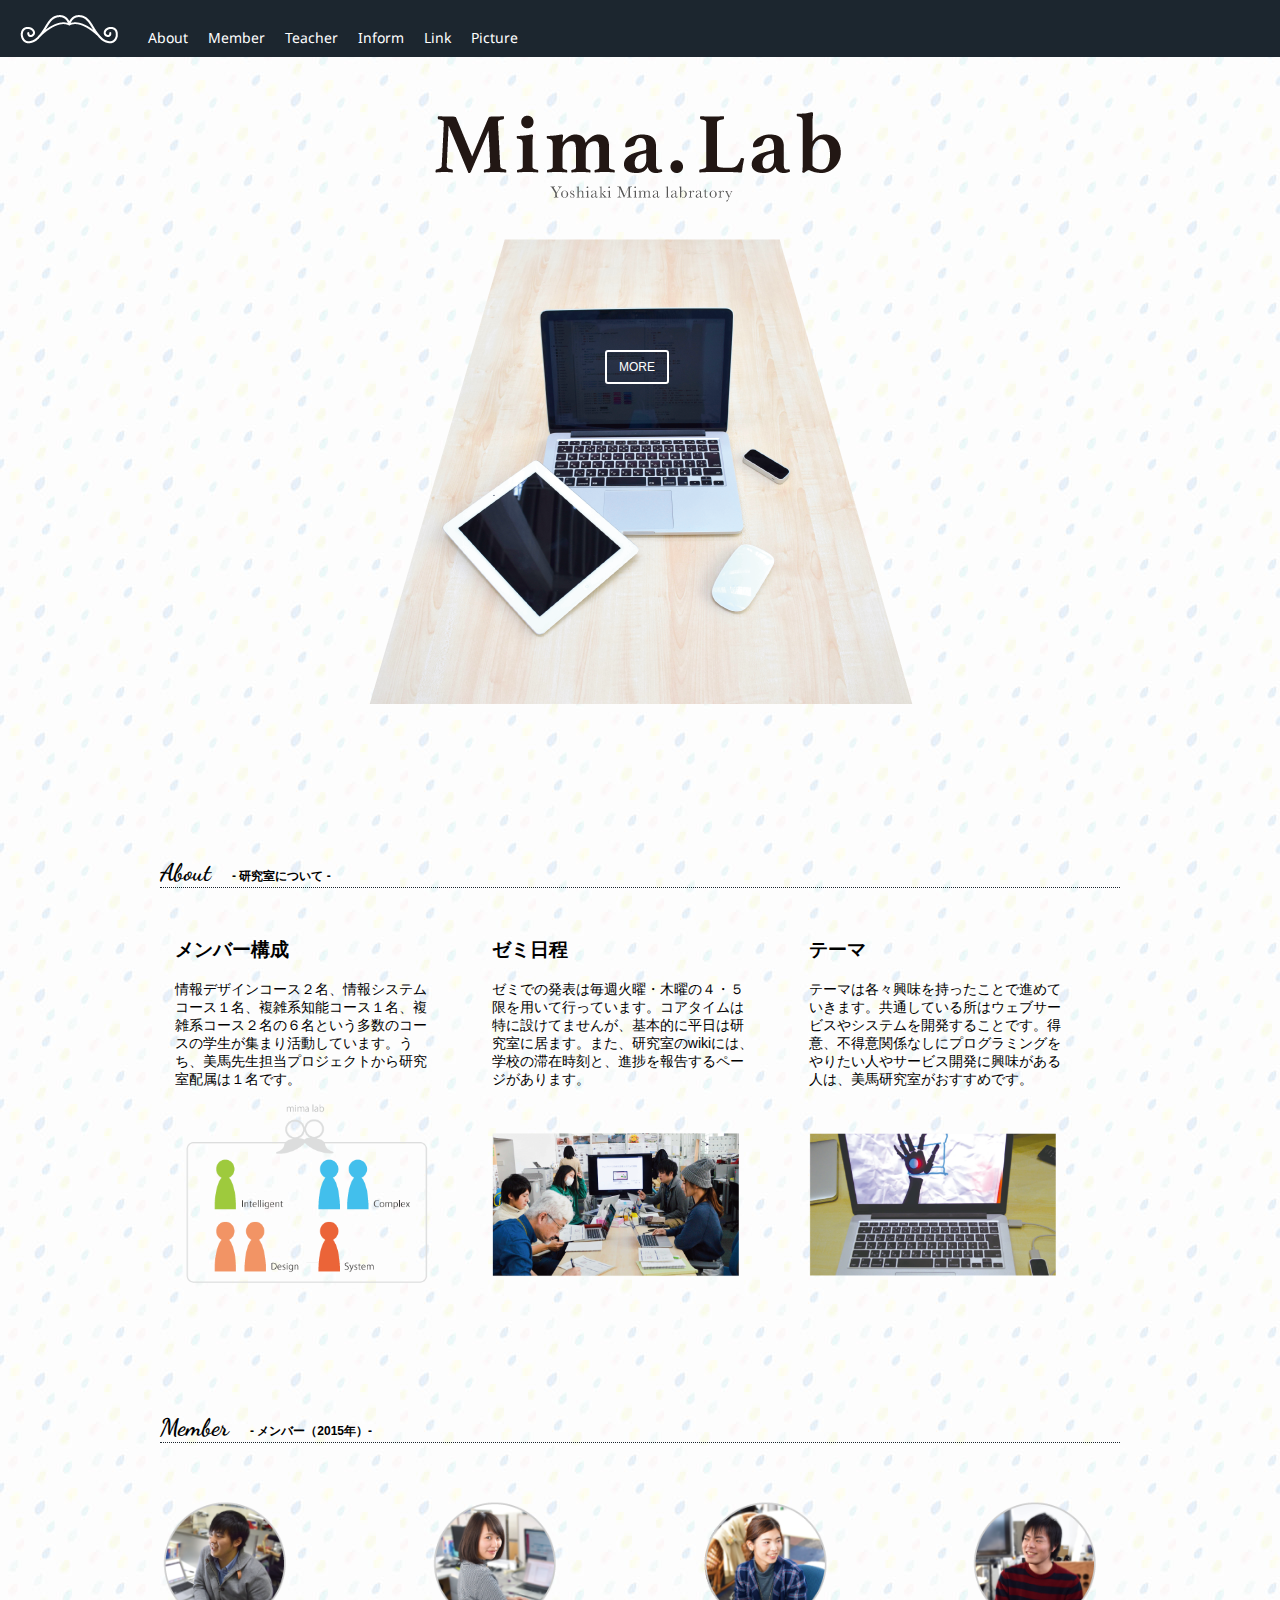
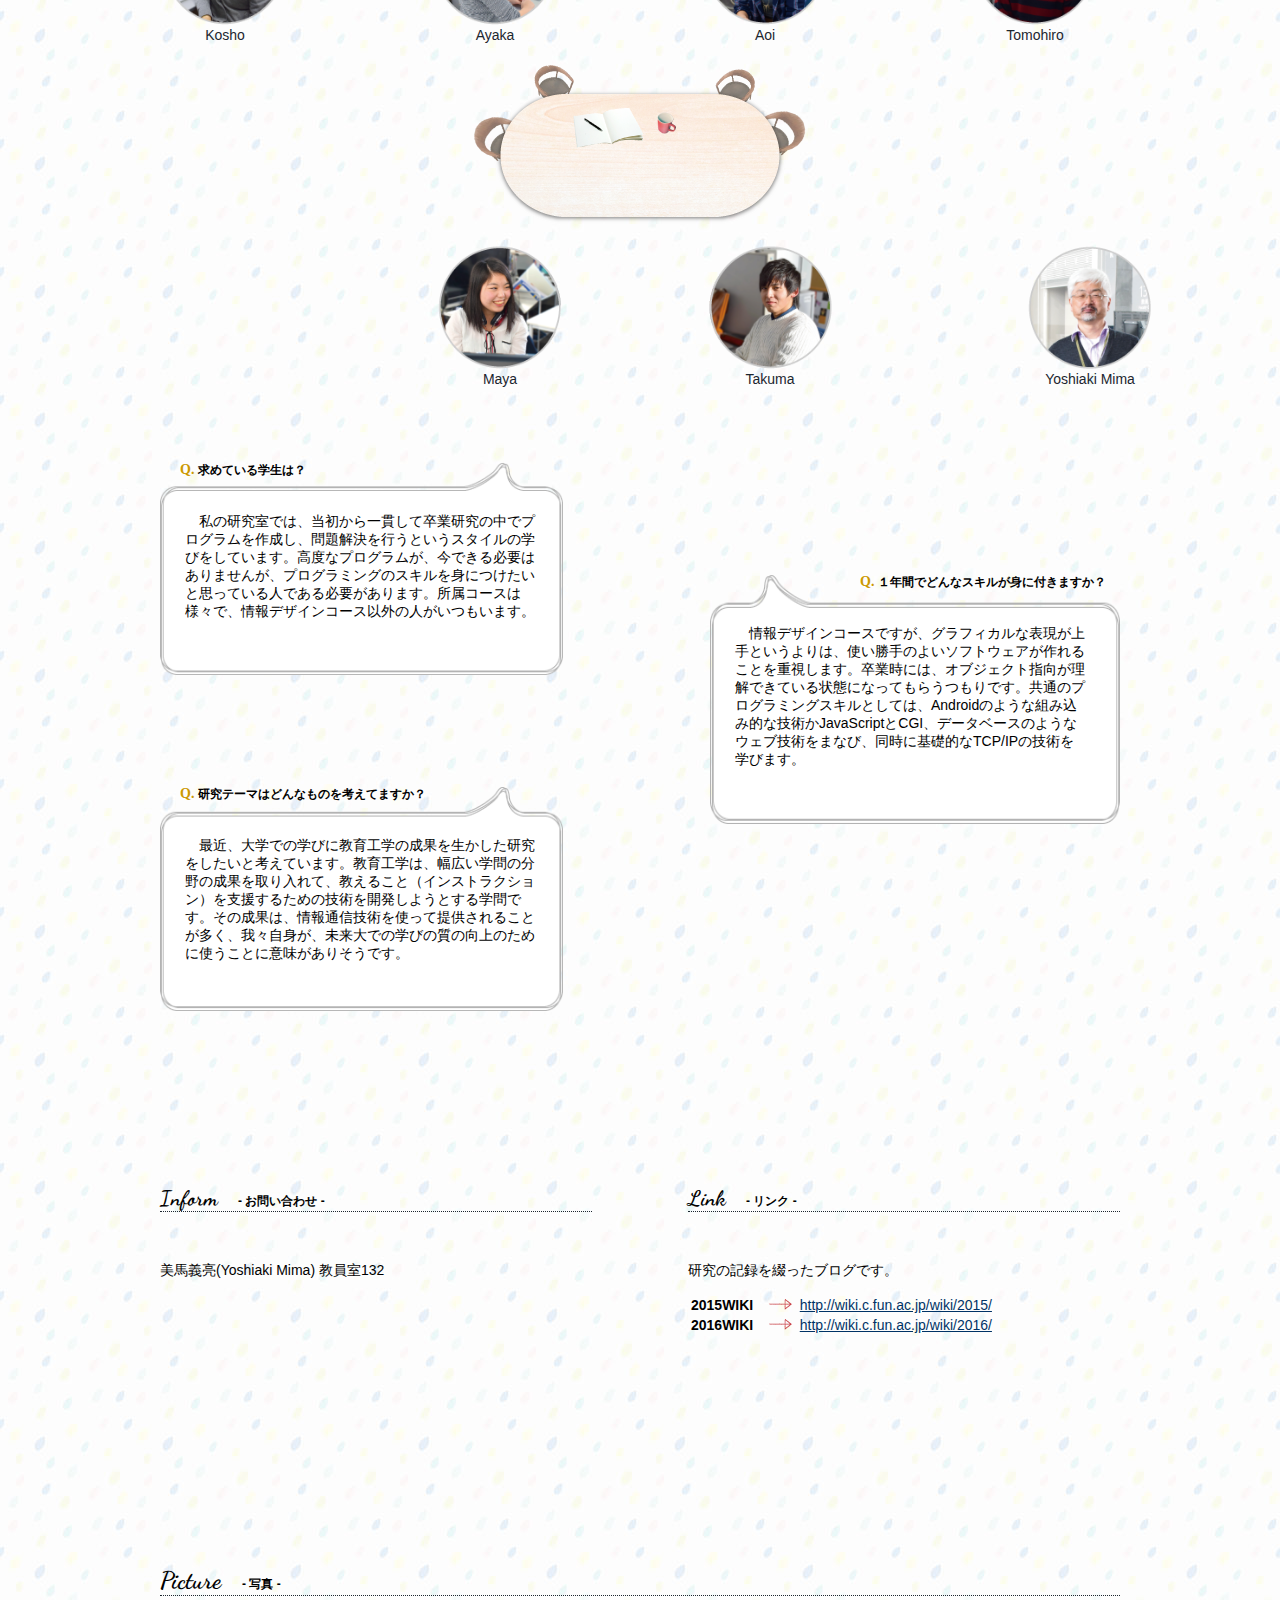
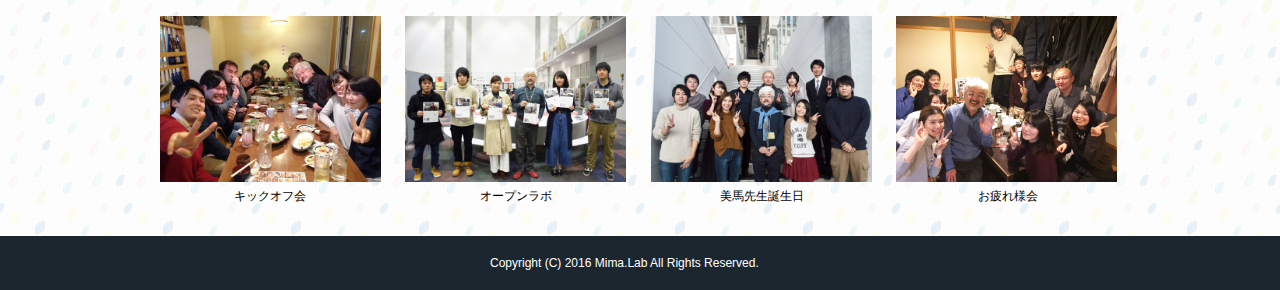
<file: index.html>
<!DOCTYPE html>
<html lang="ja" dir="ltr">
<head>
<meta charset="UTF-8">
<title>Mima.Lab</title>

<script type="text/javascript" src="http://ajax.googleapis.com/ajax/libs/jquery/1.8.1/jquery.min.js"></script>
<link rel="stylesheet" type="text/css" href="index.css" />
<link href='http://fonts.googleapis.com/css?family=Dancing+Script' rel='stylesheet' type='text/css'>
<link href='http://fonts.googleapis.com/css?family=Droid+Sans:400,700' rel='stylesheet' type='text/css'>
</head>

<body>
  <div id="wrap">
  <header id ="header">
    <div id="up">
      <a href="#"><img src="img/up.png" alt="" /></a>
    </div>
    <div class="inner">
      <a href="index.html"><img src="img/logo2.png" alt="" /></a>
      <ul>
        <li><a href="#content">About</a></li>
        <li><a href="#content1">Member</a></li>
        <li><a href="#mima">Teacher</a></li>
        <li><a href="#inform">Inform</a></li>
        <li><a href="#inform">Link</a></li>
        <li><a href="#picture">Picture</a></li>
      </ul>
    </div><!--#inner-->
  </header>
  <div id="change">
    <div class="inner">
      <a href="index.html"><img src="img/logo.png" alt="" /></a>
      <ul>
        <li><a href="#content">About</a></li>
        <li><a href="#content1">Member</a></li>
        <li><a href="#mima">Teacher</a></li>
        <li><a href="#inform">Inform</a></li>
        <li><a href="#inform">Link</a></li>
        <li><a href="#picture">Picture</a></li>
      </ul>
    </div><!--#inner-->
  </div><!--#change-->

    <section id="top">
      <div class="inner">
        <img src="img/mimalab.png" alt="" />
        <div id="button"><a href="#content">MORE</a></div>
      </div>
    </section>

    <section id="content">
      <div class="inner_con">
        <h2>About <span>- 研究室について -</span></h2>
        <section class="sec">
          <h3>メンバー構成</h3>
          <p>
            情報デザインコース２名、情報システムコース１名、複雑系知能コース１名、複雑系コース２名の６名という多数のコースの学生が集まり活動しています。うち、美馬先生担当プロジェクトから研究室配属は１名です。
          </p>
          <img src="img/sozai1.png" alt="" width="291" height="227" />
        </section>

        <section class="sec">
          <h3>ゼミ日程</h3>
          <p>
           ゼミでの発表は毎週火曜・木曜の４・５限を用いて行っています。コアタイムは特に設けてませんが、基本的に平日は研究室に居ます。また、研究室のwikiには、学校の滞在時刻と、進捗を報告するページがあります。
          </p>
          <img src="img/sozai2.png" alt="" width="278" height="219" />
        </section>

        <section class="sec">
          <h3>テーマ</h3>
          <p>
          テーマは各々興味を持ったことで進めていきます。共通している所はウェブサービスやシステムを開発することです。得意、不得意関係なしにプログラミングをやりたい人やサービス開発に興味がある人は、美馬研究室がおすすめです。
          </p>
          <img src="img/sozai3.png" alt="" width="278" height="219" />
        </section>
      </div>

    </section>

    <section id="content1">
      <h2>Member <span> - メンバー（2015年）- </span></h2>
      <img src="img/personal.png" alt="" />
      <section class="menber">
        <a href="men1.html"><img src="img/men1.png" alt="" width="130px" height="130px" class="grow"/>Kosho</a>
        <a href="men2.html"><img src="img/men2.png" alt="" width="130px" height="130px" class="grow"/>Ayaka</a>
        <a href="men3.html"><img src="img/men3.png" alt="" width="130px" height="130px"/>Aoi</a>
        <a href="men4.html"><img src="img/men4.png" alt="" width="130px" height="130px"/>Tomohiro</a>
      </section>
      <section id="menber2">
        <a href="men5.html"><img src="img/men5.png" alt="" width="130px" height="130px"/>Maya</a>
        <a href="men6.html"><img src="img/men6.png" alt="" width="130px" height="130px"/>Takuma</a>
      </section>

      <section id="mima">
        <a href="#mima"><img src="img/mima.png" alt="" height="130px" weight = "130px"/>Yoshiaki Mima</a>
      </section>

    </section><!--#contetn1-->

    <section id="content2">
      <section id = "p1">
        <h3><span>Q. </span>求めている学生は？</h3>
        <p>　私の研究室では、当初から一貫して卒業研究の中でプログラムを作成し、問題解決を行うというスタイルの学びをしています。高度なプログラムが、今できる必要はありませんが、プログラミングのスキルを身につけたいと思っている人である必要があります。所属コースは様々で、情報デザインコース以外の人がいつもいます。
        </p>
      </section>

      <section id="p2">
        <h3><span>Q. </span>１年間でどんなスキルが身に付きますか？</h3>
        <p>　情報デザインコースですが、グラフィカルな表現が上手というよりは、使い勝手のよいソフトウェアが作れることを重視します。卒業時には、オブジェクト指向が理解できている状態になってもらうつもりです。共通のプログラミングスキルとしては、Androidのような組み込み的な技術かJavaScriptとCGI、データベースのようなウェブ技術をまなび、同時に基礎的なTCP/IPの技術を学びます。
        </p>
      </section>

      <section id="p3">
        <h3><span>Q. </span>研究テーマはどんなものを考えてますか？</h3>
        <p>　最近、大学での学びに教育工学の成果を生かした研究をしたいと考えています。教育工学は、幅広い学問の分野の成果を取り入れて、教えること（インストラクション）を支援するための技術を開発しようとする学問です。その成果は、情報通信技術を使って提供されることが多く、我々自身が、未来大での学びの質の向上のために使うことに意味がありそうです。
        </p>
      </section>
    </section><!--#content2-->

  <div id="inform">
    <div id="info1">
      <h2>Inform <span>- お問い合わせ -</span></h2>
      <p>
        美馬義亮(Yoshiaki Mima) 教員室132
      </p>
      <!--
      <table>
        <tbody>
          <tr>
            <th>
              MAIL
            </th>
            <td class="yazirushi">
              <img src="img/yazirushi.png" alt="" />
            </td>
            <td>
              <a href="mailto:mima@fun.ac.jp?subject=feedback">mima@fun.ac.jp</a>
            </td>
          </tr>
        </tbody>
      </table>-->
    </div>

    <div id="info2">
      <h2>Link <span>- リンク -</span></h2>
      <p>
        研究の記録を綴ったブログです。
      </p>
      <table>
        <tbody>
          <tr>
            <th>
              2015WIKI
            </th>
            <td class="yazirushi">
              <img src="img/yazirushi.png" alt="" />
            </td>
            <td>
              <a href="http://wiki.c.fun.ac.jp/wiki/2015/" target="_blank">http://wiki.c.fun.ac.jp/wiki/2015/</a>
            </td>
          </tr>

          <tr>
            <th>
              2016WIKI
            </th>
            <td class="yazirushi">
              <img src="img/yazirushi.png" alt="" />
            </td>
            <td>
              <a href="http://wiki.c.fun.ac.jp/wiki/2016/" target="_blank">http://wiki.c.fun.ac.jp/wiki/2016/</a>
            </td>
          </tr>
        </tbody>
      </table>
    </div>
  </div><!--#inform-->

  <div id="picture">
    <h2>Picture <span>- 写真 -</span></h2>
    <div id="pic">
      <a href="img/pict1.jpg" rel="lightbox"><img src="img/pict1.jpg" alt="" width="221" /></a>
      <a href="img/pict2.jpg" rel="lightbox"><img src="img/pict2.jpg" alt="" width="221" /></a>
      <a href="img/pict3.jpg" rel="lightbox"><img src="img/pict3.jpg" alt="" width="221" /></a>
      <a href="img/pict4.jpg" rel="lightbox"><img src="img/pict4.jpg" alt="" width="221" /></a>
      <div id="sub_text">
        <p>キックオフ会</p>
        <p>オープンラボ</p>
        <p>美馬先生誕生日</p>
        <p>お疲れ様会</p>
      </div>
    </div>
  </div>

  <footer>
    <p>
      Copyright (C) 2016 Mima.Lab All Rights Reserved.
    </p>
  </footer>
</div><!--#wrap-->
<script src="script.js"></script>
</body>
</html>
</file>
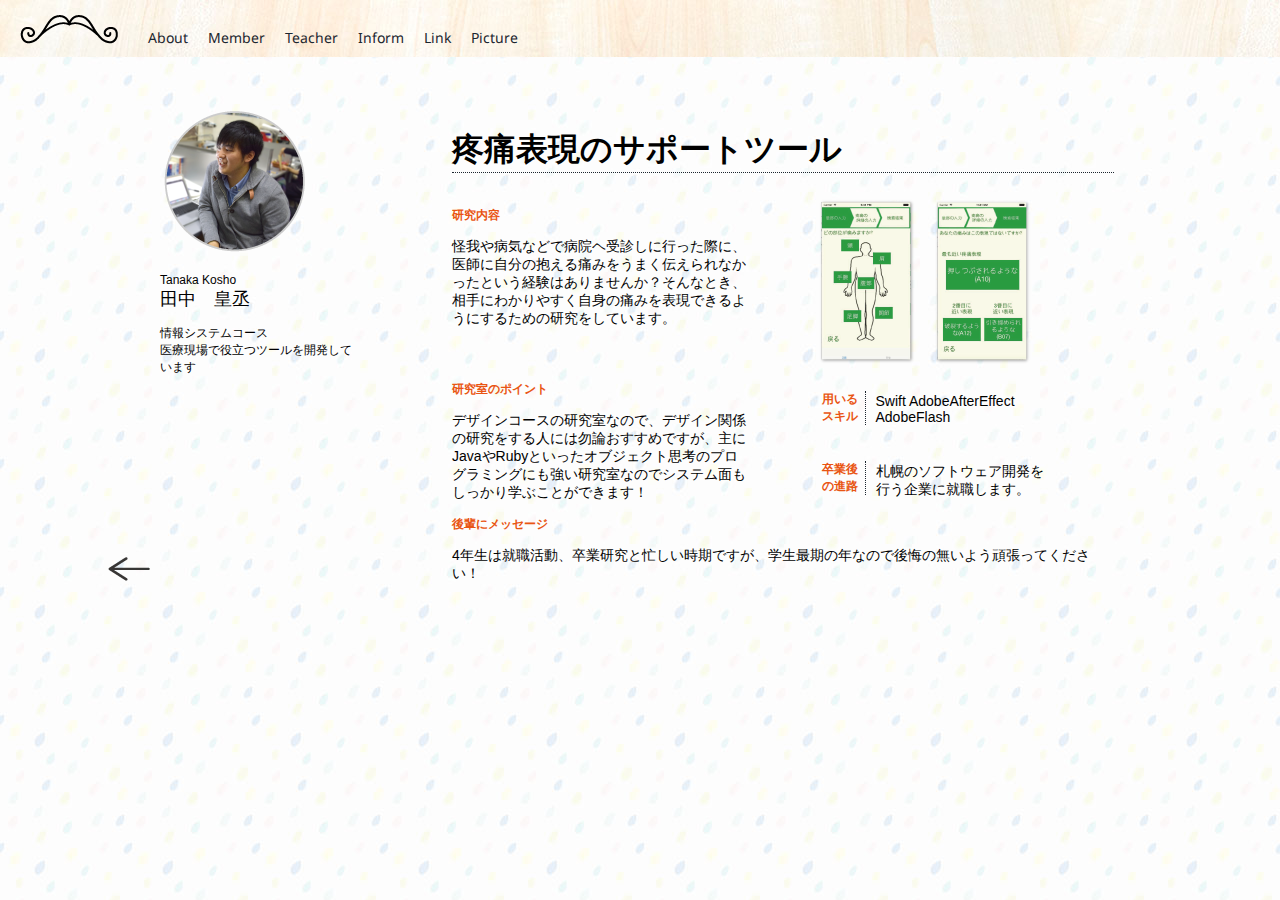
<file: men1.html>
<!DOCTYPE html>
<html lang="ja" dir="ltr">
<head>
<meta charset="UTF-8">
<title>Mima.Lab</title>

<script src="//ajax.googleapis.com/ajax/libs/jquery/1.8.3/jquery.min.js?ver=1.8.3"></script>

<link rel="stylesheet" type="text/css" href="index.css" />
<link rel="stylesheet" type="text/css" href="member.css" />
<link href='http://fonts.googleapis.com/css?family=Dancing+Script' rel='stylesheet' type='text/css'>
<link href='http://fonts.googleapis.com/css?family=Droid+Sans:400,700' rel='stylesheet' type='text/css'>
<script src="//ajax.googleapis.com/ajax/libs/jquery/1.8.3/jquery.min.js?ver=1.8.3"></script>
</head>

<body>
<div id="wrap">
  <header id = "header">
    <div class="inner">
      <a href="index.html"><img src="img/logo.png" alt="" /></a>
      <ul>
        <li><a href="index.html#content">About</a></li>
        <li><a href="index.html#content1">Member</a></li>
        <li><a href="index.html#mima">Teacher</a></li>
        <li><a href="index.html#inform">Inform</a></li>
        <li><a href="index.html#inform">Link</a></li>
        <li><a href="index.html#picture">Picture</a></li>
      </ul>
    </div><!--#inner-->
  </header>

  <div id="main">
    <section id="title">
      <img src="img/men1.png" alt="" />
      <p class="text">
        Tanaka Kosho<br>
        <span>田中　皇丞</span><br><br>
        情報システムコース<br>
        医療現場で役立つツールを開発しています<br>
      </p>
    </section>

    <section id="men_con1">
      <h1>疼痛表現のサポートツール</h1>
      <section class="text1">
        <h3>研究内容</h3>
        <p>
          怪我や病気などで病院ヘ受診しに行った際に、医師に自分の抱える痛みをうまく伝えられなかったという経験はありませんか？そんなとき、相手にわかりやすく自身の痛みを表現できるようにするための研究をしています。
        </p>
      </section>

      <div class="img">
        <img src="img/men_pic1.png" alt="" />
      </div>

      <section class="text1">
        <h3>研究室のポイント</h3>
        <p>
          デザインコースの研究室なので、デザイン関係の研究をする人には勿論おすすめですが、主にJavaやRubyといったオブジェクト思考のプログラミングにも強い研究室なのでシステム面もしっかり学ぶことができます！
        </p>
      </section>

      <section class="text2">
        <h3>用いるスキル</h3>
        <p>
          Swift AdobeAfterEffect AdobeFlash
        </p>
      </section>

      <section class="text2">
        <h3>卒業後の進路</h3>
        <p>
          札幌のソフトウェア開発を行う企業に就職します。
        </p>
      </section>

      <section class="text3">
        <h3>後輩にメッセージ</h3>
        <p>
          4年生は就職活動、卒業研究と忙しい時期ですが、学生最期の年なので後悔の無いよう頑張ってください！
        </p>
      </section>

    </section><!--#men_con-->

  </div><!--#main-->
  <div id="return">
    <a href="index.html#content1"><img src="img/return.png" alt="" onmouseover="this.src='img/return2.png'" onmouseout="this.src='img/return.png'"/></a>
  </div>
</div><!--#wrap-->
</body>
</html>
</file>
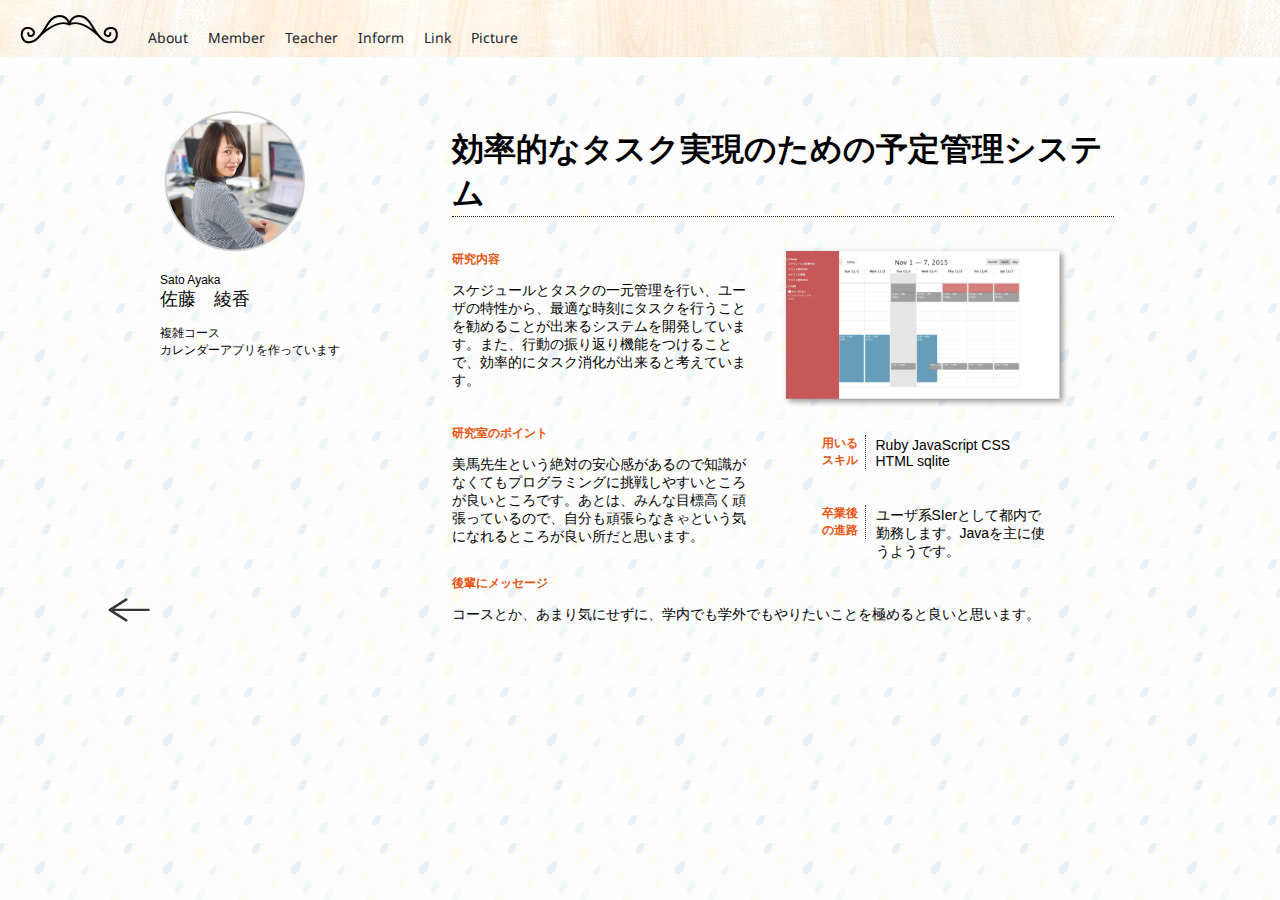
<file: men2.html>
<!DOCTYPE html>
<html lang="ja" dir="ltr">
<head>
<meta charset="UTF-8">
<title>Mima.Lab</title>

<script src="//ajax.googleapis.com/ajax/libs/jquery/1.8.3/jquery.min.js?ver=1.8.3"></script>

<link rel="stylesheet" type="text/css" href="index.css" />
<link rel="stylesheet" type="text/css" href="member.css" />
<link href='http://fonts.googleapis.com/css?family=Dancing+Script' rel='stylesheet' type='text/css'>
<link href='http://fonts.googleapis.com/css?family=Droid+Sans:400,700' rel='stylesheet' type='text/css'>
<script src="//ajax.googleapis.com/ajax/libs/jquery/1.8.3/jquery.min.js?ver=1.8.3"></script>

</head>

<body>
<div id="wrap">
  <header id = "header">
    <div class="inner">
      <a href="index.html"><img src="img/logo.png" alt="" /></a>
      <ul>
        <li><a href="index.html#content">About</a></li>
        <li><a href="index.html#content1">Member</a></li>
        <li><a href="index.html#mima">Teacher</a></li>
        <li><a href="index.html#inform">Inform</a></li>
        <li><a href="index.html#inform">Link</a></li>
        <li><a href="index.html#picture">Picture</a></li>
      </ul>
    </div><!--#inner-->
  </header>

  <div id="main">
    <section id="title">
      <img src="img/men2.png" alt="" />
      <p class="text">
        Sato Ayaka<br>
        <span>佐藤　綾香</span><br><br>
        複雑コース<br>
        カレンダーアプリを作っています<br>
      </p>
    </section>

    <section id="men_con1">
      <h1>効率的なタスク実現のための予定管理システム</h1>
      <section class="text1">
        <h3>研究内容</h3>
        <p>
          スケジュールとタスクの一元管理を行い、ユーザの特性から、最適な時刻にタスクを行うことを勧めることが出来るシステムを開発しています。また、行動の振り返り機能をつけることで、効率的にタスク消化が出来ると考えています。
        </p>
      </section>

      <div class="img">
        <div id ="demo">
        </div>
        <img src="img/men_pict2.png" alt="" />
      </div>

      <section class="text1">
        <h3>研究室のポイント</h3>
        <p>
          美馬先生という絶対の安心感があるので知識がなくてもプログラミングに挑戦しやすいところが良いところです。あとは、みんな目標高く頑張っているので、自分も頑張らなきゃという気になれるところが良い所だと思います。
        </p>
      </section>

      <section class="text2">
        <h3>用いるスキル</h3>
        <p>
          Ruby JavaScript CSS HTML sqlite
        </p>
      </section>

      <section class="text2">
        <h3>卒業後の進路</h3>
        <p>
          ユーザ系SIerとして都内で勤務します。Javaを主に使うようです。
        </p>
      </section>

      <section class="text3">
        <h3>後輩にメッセージ</h3>
        <p>
          コースとか、あまり気にせずに、学内でも学外でもやりたいことを極めると良いと思います。
        </p>
      </section>

    </section><!--#men_con-->
  </div><!--#main-->
  <div id="return">
    <a href="index.html#content1"><img src="img/return.png" alt="" onmouseover="this.src='img/return2.png'" onmouseout="this.src='img/return.png'"/></a>
  </div>
</div><!--#wrap-->
</body>
</html>
</file>
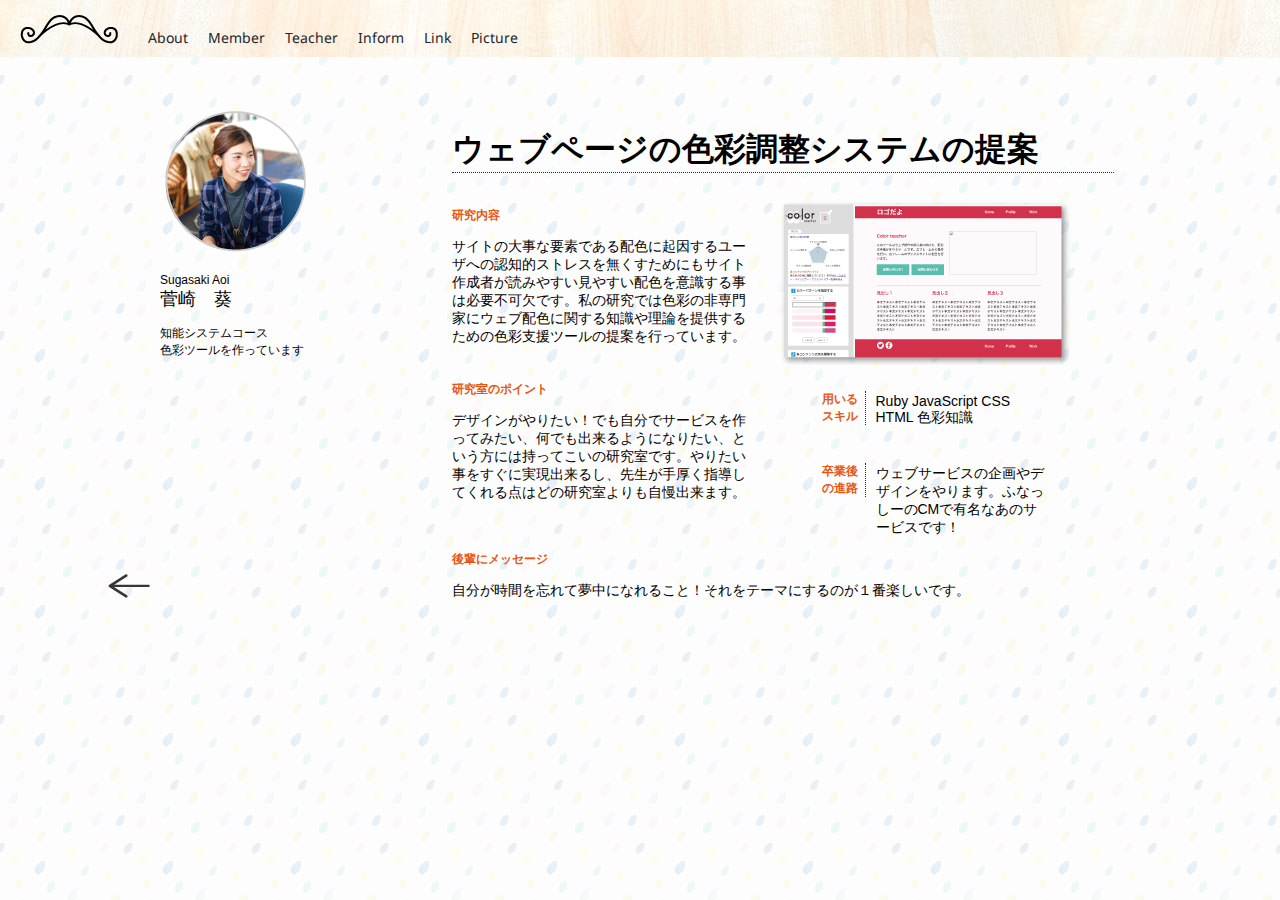
<file: men3.html>
<!DOCTYPE html>
<html lang="ja" dir="ltr">
<head>
<meta charset="UTF-8">
<title>Mima.Lab</title>

<script src="//ajax.googleapis.com/ajax/libs/jquery/1.8.3/jquery.min.js?ver=1.8.3"></script>

<link rel="stylesheet" type="text/css" href="index.css" />
<link rel="stylesheet" type="text/css" href="member.css" />
<link href='http://fonts.googleapis.com/css?family=Dancing+Script' rel='stylesheet' type='text/css'>
<link href='http://fonts.googleapis.com/css?family=Droid+Sans:400,700' rel='stylesheet' type='text/css'>
<script src="//ajax.googleapis.com/ajax/libs/jquery/1.8.3/jquery.min.js?ver=1.8.3"></script>

</head>

<body>
<div id="wrap">
  <header id = "header">
    <div class="inner">
      <a href="index.html"><img src="img/logo.png" alt="" /></a>
      <ul>
        <li><a href="index.html#content">About</a></li>
        <li><a href="index.html#content1">Member</a></li>
        <li><a href="index.html#mima">Teacher</a></li>
        <li><a href="index.html#inform">Inform</a></li>
        <li><a href="index.html#inform">Link</a></li>
        <li><a href="index.html#picture">Picture</a></li>
      </ul>
    </div><!--#inner-->
  </header>

  <div id="main">
    <section id="title">
      <img src="img/men3.png" alt="" />
      <p class="text">
        Sugasaki Aoi<br>
        <span>菅崎　葵</span><br><br>
        知能システムコース<br>
        色彩ツールを作っています<br>
      </p>
    </section>

    <section id="men_con1">
      <h1>ウェブページの色彩調整システムの提案</h1>
      <section class="text1">
        <h3>研究内容</h3>
        <p>
          サイトの大事な要素である配色に起因するユーザへの認知的ストレスを無くすためにもサイト作成者が読みやすい見やすい配色を意識する事は必要不可欠です。私の研究では色彩の非専門家にウェブ配色に関する知識や理論を提供するための色彩支援ツールの提案を行っています。
        </p>
      </section>

      <div class="img">
        <img src="img/men_pict3.png" alt="" />
      </div>

      <section class="text1">
        <h3>研究室のポイント</h3>
        <p>
          デザインがやりたい！でも自分でサービスを作ってみたい、何でも出来るようになりたい、という方には持ってこいの研究室です。やりたい事をすぐに実現出来るし、先生が手厚く指導してくれる点はどの研究室よりも自慢出来ます。
        </p>
      </section>

      <section class="text2">
        <h3>用いるスキル</h3>
        <p>
          Ruby JavaScript CSS HTML 色彩知識
        </p>
      </section>

      <section class="text2">
        <h3>卒業後の進路</h3>
        <p>
          ウェブサービスの企画やデザインをやります。ふなっしーのCMで有名なあのサービスです！
        </p>
      </section>

      <section class="text3">
        <h3>後輩にメッセージ</h3>
        <p>
          自分が時間を忘れて夢中になれること！それをテーマにするのが１番楽しいです。
        </p>
      </section>

    </section><!--#men_con-->

  </div><!--#main-->
  <div id="return">
    <a href="index.html#content1"><img src="img/return.png" alt="" onmouseover="this.src='img/return2.png'" onmouseout="this.src='img/return.png'"/></a>
  </div>
</div><!--#wrap-->
</body>
</html>
</file>
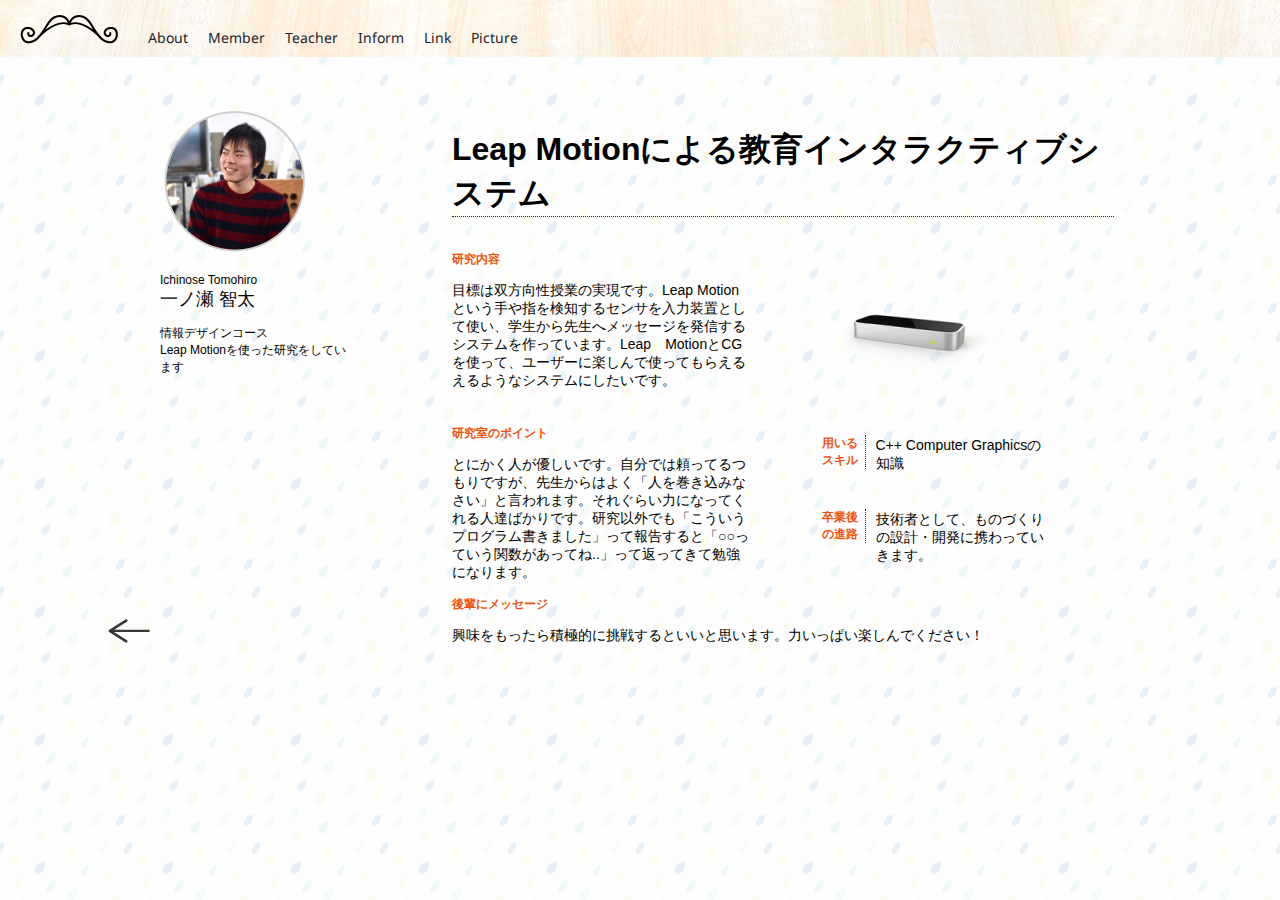
<file: men4.html>
<!DOCTYPE html>
<html lang="ja" dir="ltr">
<head>
<meta charset="UTF-8">
<title>Mima.Lab</title>

<script src="//ajax.googleapis.com/ajax/libs/jquery/1.8.3/jquery.min.js?ver=1.8.3"></script>

<link rel="stylesheet" type="text/css" href="index.css" />
<link rel="stylesheet" type="text/css" href="member.css" />
<link href='http://fonts.googleapis.com/css?family=Dancing+Script' rel='stylesheet' type='text/css'>
<link href='http://fonts.googleapis.com/css?family=Droid+Sans:400,700' rel='stylesheet' type='text/css'>
<script src="//ajax.googleapis.com/ajax/libs/jquery/1.8.3/jquery.min.js?ver=1.8.3"></script>

</head>

<body>
<div id="wrap">
  <header id = "header">
    <div class="inner">
      <a href="index.html"><img src="img/logo.png" alt="" /></a>
      <ul>
        <li><a href="index.html#content">About</a></li>
        <li><a href="index.html#content1">Member</a></li>
        <li><a href="index.html#mima">Teacher</a></li>
        <li><a href="index.html#inform">Inform</a></li>
        <li><a href="index.html#inform">Link</a></li>
        <li><a href="index.html#picture">Picture</a></li>
      </ul>
    </div><!--#inner-->
  </header>

  <div id="main">
    <section id="title">
      <img src="img/men4.png" alt="" />
      <p class="text">
        Ichinose Tomohiro<br>
        <span>一ノ瀬 智太</span><br><br>
        情報デザインコース<br>
        Leap Motionを使った研究をしています<br>
      </p>
    </section>

    <section id="men_con1">
      <h1>Leap Motionによる教育インタラクティブシステム</h1>
      <section class="text1">
        <h3>研究内容</h3>
        <p>
          目標は双方向性授業の実現です。Leap Motionという手や指を検知するセンサを入力装置として使い、学生から先生へメッセージを発信するシステムを作っています。Leap　MotionとCGを使って、ユーザーに楽しんで使ってもらえるえるようなシステムにしたいです。
        </p>
      </section>

      <div class="img">
        <img src="img/men_pict4.png" alt="" />
      </div>

      <section class="text1">
        <h3>研究室のポイント</h3>
        <p>
          とにかく人が優しいです。自分では頼ってるつもりですが、先生からはよく「人を巻き込みなさい」と言われます。それぐらい力になってくれる人達ばかりです。研究以外でも「こういうプログラム書きました」って報告すると「○○っていう関数があってね..」って返ってきて勉強になります。
        </p>
      </section>

      <section class="text2">
        <h3>用いるスキル</h3>
        <p>
          C++ Computer Graphicsの知識
        </p>
      </section>

      <section class="text2">
        <h3>卒業後の進路</h3>
        <p>
          技術者として、ものづくりの設計・開発に携わっていきます。
        </p>
      </section>

      <section class="text3">
        <h3>後輩にメッセージ</h3>
        <p>
          興味をもったら積極的に挑戦するといいと思います。力いっぱい楽しんでください！
        </p>
      </section>

    </section><!--#men_con-->

  </div><!--#main-->
  <div id="return">
    <a href="index.html#content1"><img src="img/return.png" alt="" onmouseover="this.src='img/return2.png'" onmouseout="this.src='img/return.png'"/></a>
  </div>
</div><!--#wrap-->
</body>
</html>
</file>
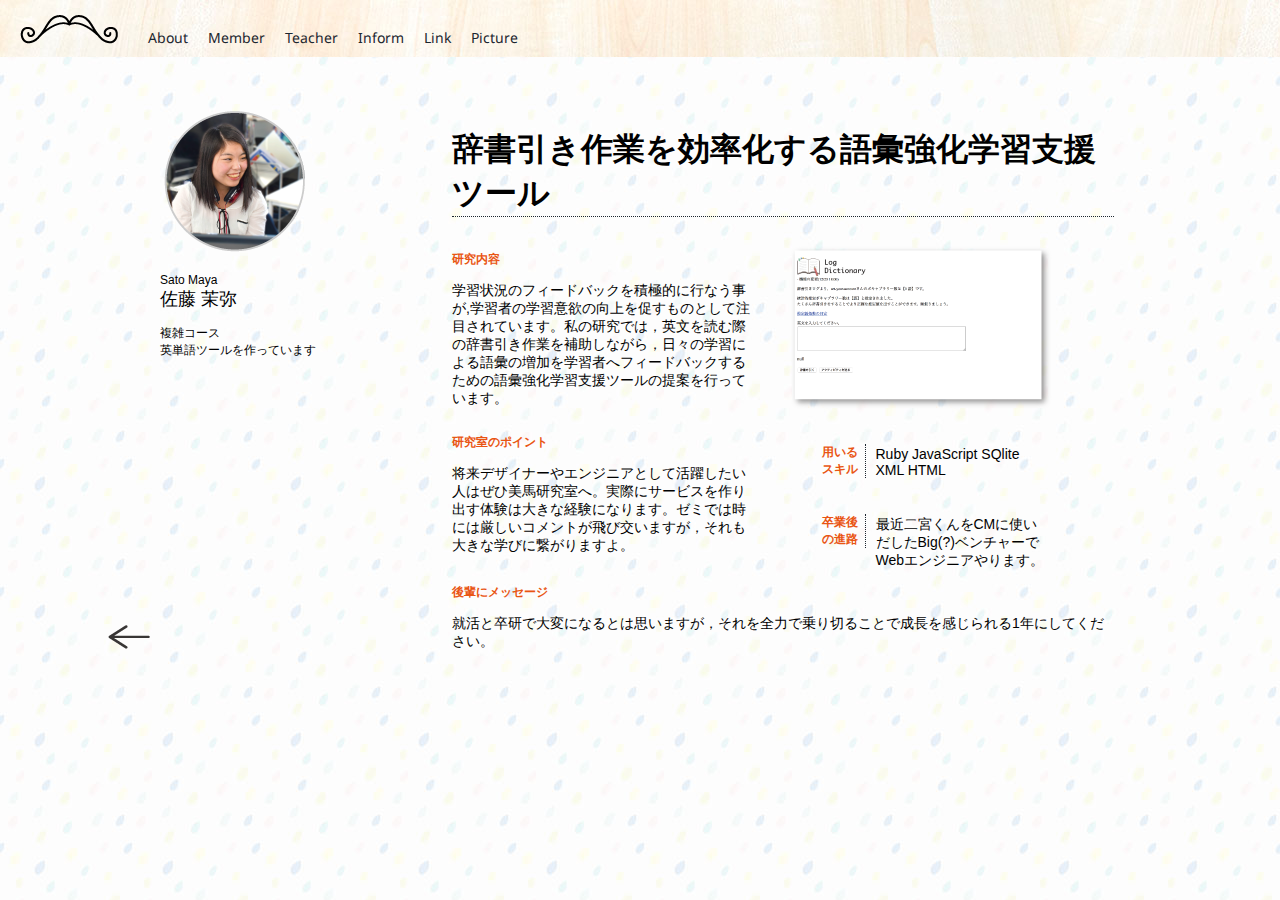
<file: men5.html>
<!DOCTYPE html>
<html lang="ja" dir="ltr">
<head>
<meta charset="UTF-8">
<title>Mima.Lab</title>

<script src="//ajax.googleapis.com/ajax/libs/jquery/1.8.3/jquery.min.js?ver=1.8.3"></script>

<link rel="stylesheet" type="text/css" href="index.css" />
<link rel="stylesheet" type="text/css" href="member.css" />
<link href='http://fonts.googleapis.com/css?family=Dancing+Script' rel='stylesheet' type='text/css'>
<link href='http://fonts.googleapis.com/css?family=Droid+Sans:400,700' rel='stylesheet' type='text/css'>
<script src="//ajax.googleapis.com/ajax/libs/jquery/1.8.3/jquery.min.js?ver=1.8.3"></script>

</head>

<body>
<div id="wrap">
  <header id = "header">
    <div class="inner">
      <a href="index.html"><img src="img/logo.png" alt="" /></a>
      <ul>
        <li><a href="index.html#content">About</a></li>
        <li><a href="index.html#content1">Member</a></li>
        <li><a href="index.html#mima">Teacher</a></li>
        <li><a href="index.html#inform">Inform</a></li>
        <li><a href="index.html#inform">Link</a></li>
        <li><a href="index.html#picture">Picture</a></li>
      </ul>
    </div><!--#inner-->
  </header>

  <div id="main">
    <section id="title">
      <img src="img/men5.png" alt="" />
      <p class="text">
        Sato Maya<br>
        <span>佐藤 茉弥</span><br><br>
        複雑コース<br>
        英単語ツールを作っています<br>
      </p>
    </section>

    <section id="men_con1">
      <h1>辞書引き作業を効率化する語彙強化学習支援ツール</h1>
      <section class="text1">
        <h3>研究内容</h3>
        <p>
          学習状況のフィードバックを積極的に行なう事が,学習者の学習意欲の向上を促すものとして注目されています。私の研究では，英文を読む際の辞書引き作業を補助しながら，日々の学習による語彙の増加を学習者へフィードバックするための語彙強化学習支援ツールの提案を行っています。
        </p>
      </section>

      <div class="img">
        <div id="demo"></div>
        <img src="img/men_pict5.png" alt="" />
      </div>

      <section class="text1">
        <h3>研究室のポイント</h3>
        <p>
          将来デザイナーやエンジニアとして活躍したい人はぜひ美馬研究室へ。実際にサービスを作り出す体験は大きな経験になります。ゼミでは時には厳しいコメントが飛び交いますが，それも大きな学びに繋がりますよ。
        </p>
      </section>

      <section class="text2">
        <h3>用いるスキル</h3>
        <p>
          Ruby JavaScript SQlite XML HTML
        </p>
      </section>

      <section class="text2">
        <h3>卒業後の進路</h3>
        <p>
          最近二宮くんをCMに使いだしたBig(?)ベンチャーでWebエンジニアやります。
        </p>
      </section>

      <section class="text3">
        <h3>後輩にメッセージ</h3>
        <p>
          就活と卒研で大変になるとは思いますが，それを全力で乗り切ることで成長を感じられる1年にしてください。
        </p>
      </section>

    </section><!--#men_con-->

  </div><!--#main-->
  <div id="return">
    <a href="index.html#content1"><img src="img/return.png" alt="" onmouseover="this.src='img/return2.png'" onmouseout="this.src='img/return.png'"/></a>
  </div>
</div><!--#wrap-->
</body>
</html>
</file>
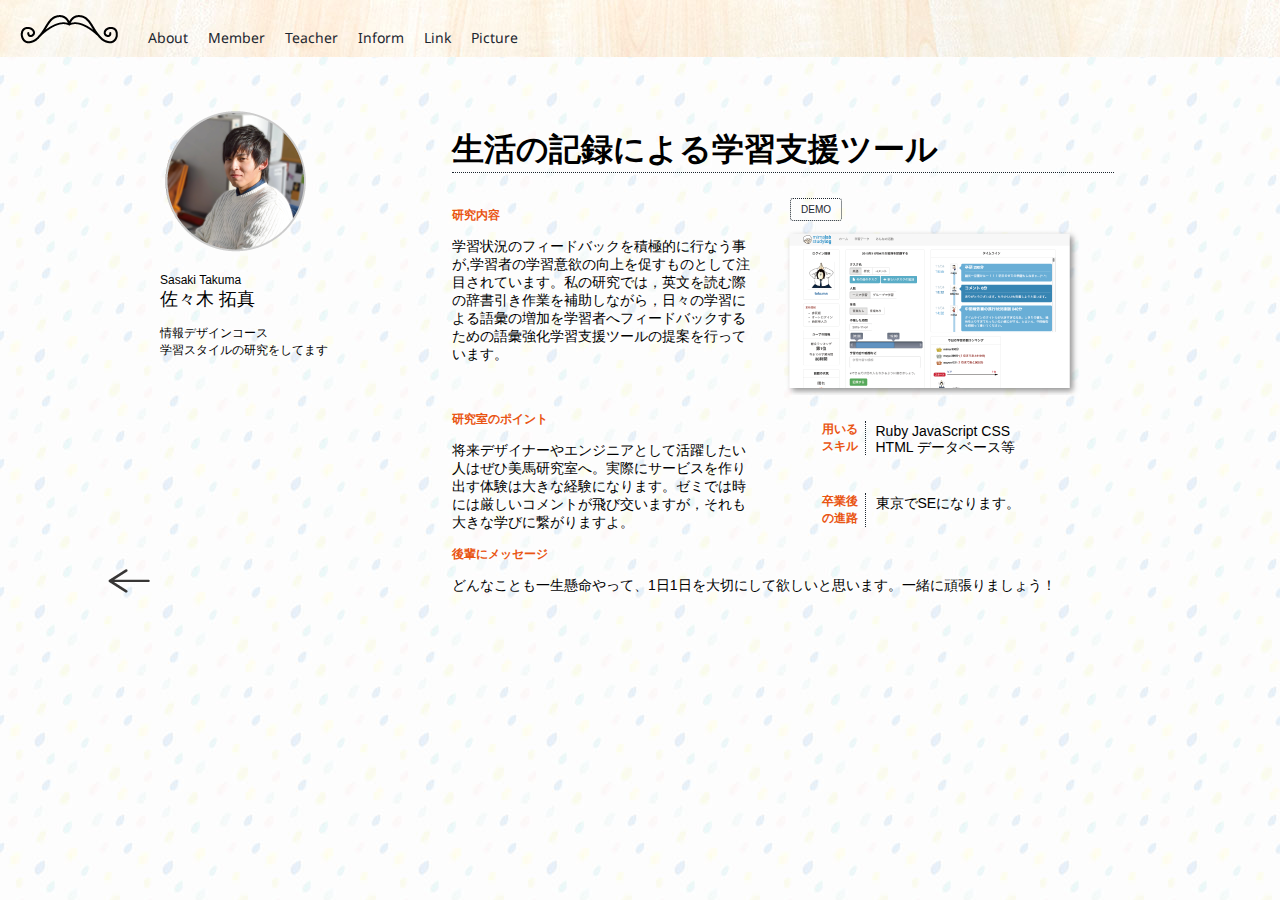
<file: men6.html>
<!DOCTYPE html>
<html lang="ja" dir="ltr">
<head>
<meta charset="UTF-8">
<title>Mima.Lab</title>

<script src="//ajax.googleapis.com/ajax/libs/jquery/1.8.3/jquery.min.js?ver=1.8.3"></script>

<link rel="stylesheet" type="text/css" href="index.css" />
<link rel="stylesheet" type="text/css" href="member.css" />
<link href='http://fonts.googleapis.com/css?family=Dancing+Script' rel='stylesheet' type='text/css'>
<link href='http://fonts.googleapis.com/css?family=Droid+Sans:400,700' rel='stylesheet' type='text/css'>
<script src="//ajax.googleapis.com/ajax/libs/jquery/1.8.3/jquery.min.js?ver=1.8.3"></script>

</head>

<body>
<div id="wrap">
  <header id = "header">
    <div class="inner">
      <a href="index.html"><img src="img/logo.png" alt="" /></a>
      <ul>
        <li><a href="index.html#content">About</a></li>
        <li><a href="index.html#content1">Member</a></li>
        <li><a href="index.html#mima">Teacher</a></li>
        <li><a href="index.html#inform">Inform</a></li>
        <li><a href="index.html#inform">Link</a></li>
        <li><a href="index.html#picture">Picture</a></li>
      </ul>
    </div><!--#inner-->
  </header>

  <div id="main">
    <section id="title">
      <img src="img/men6.png" alt="" />
      <p class="text">
        Sasaki Takuma<br>
        <span>佐々木 拓真</span><br><br>
        情報デザインコース<br>
        学習スタイルの研究をしてます<br>
      </p>
    </section>

    <section id="men_con1">
      <h1>生活の記録による学習支援ツール</h1>
      <section class="text1">
        <h3>研究内容</h3>
        <p>
          学習状況のフィードバックを積極的に行なう事が,学習者の学習意欲の向上を促すものとして注目されています。私の研究では，英文を読む際の辞書引き作業を補助しながら，日々の学習による語彙の増加を学習者へフィードバックするための語彙強化学習支援ツールの提案を行っています。
        </p>
      </section>

      <div class="img">
        <div id="demo"><a href="http://mima.c.fun.ac.jp/research_log/" target="_blank">DEMO</a></div>
        <img src="img/men_pict6.png" alt="" />
      </div>

      <section class="text1">
        <h3>研究室のポイント</h3>
        <p>
          将来デザイナーやエンジニアとして活躍したい人はぜひ美馬研究室へ。実際にサービスを作り出す体験は大きな経験になります。ゼミでは時には厳しいコメントが飛び交いますが，それも大きな学びに繋がりますよ。
        </p>
      </section>

      <section class="text2">
        <h3>用いるスキル</h3>
        <p>
          Ruby JavaScript CSS HTML データベース等
        </p>
      </section>

      <section class="text2">
        <h3>卒業後の進路</h3>
        <p>
          東京でSEになります。
        </p>
      </section>

      <section class="text3">
        <h3>後輩にメッセージ</h3>
        <p>
          どんなことも一生懸命やって、1日1日を大切にして欲しいと思います。一緒に頑張りましょう！
        </p>
      </section>

    </section><!--#men_con-->

  </div><!--#main-->
  <div id="return">
    <a href="index.html#content1"><img src="img/return.png" alt="" onmouseover="this.src='img/return2.png'" onmouseout="this.src='img/return.png'"/></a>
  </div>
</div><!--#wrap-->
</body>
</html>
</file>
<file: index.css>
@charset "utf-8";

body{
  margin:0;
  max-width:1280px;
  background-image: url("img/back.jpg");
  font-family: "ＭＳ Ｐゴシック",sans-serif;
}

#header{
  background: #1c262f;
}

#header .inner{
  overflow: hidden;
}

#header .inner img{
  margin: 10px;
  padding-top: 5px;
  float:left;
  font-family:'Dancing Script',cursive;
  margin-left: 20px;
  color: #ffffff;
}

#header .inner ul {
  margin: 0;
  padding: 0;
  float:left;
  font-family: 'Droid Sans', sans-serif;
  font-size: 8px;
  font-size: 0.8rem;
  margin: 28px 0 7px 20px;
}

#header .inner ul li{
  margin: 0;
  padding: 0;
  float:left;
  margin-right: 20px;
  list-style: none;
}

#header .inner ul li a{
  position: relative;
  display: inline-block;
  color: #ffffff;
  font-size: 14px;
  text-decoration: none;
  padding-bottom: 3px;
}

#header .inner a::after {
  content: '';
  position: absolute;
  bottom: 0;
  left: 0;
  width: 100%;
  height: 1px;
  -webkit-transform: scaleX(0);
  -ms-transform: scaleX(0);
  transform: scaleX(0);
  background-color: #EA6264;
  -webkit-transition: all .3s ease;
  transition: all .3s ease;
}
#header .inner a:hover::after {
  -webkit-transform: scaleX(1);
  -ms-transform: scaleX(1);
  transform: scaleX(1);
}


#change{
  background-image: url("img/bar.jpg");
  position: fixed;
  top: 0px;
  left: 0px;
  width: 100%;
  display: none;
  z-index: 9999;
}

#change img{
  margin: 10px;
  padding: 0;
  float:left;
  font-family:'Dancing Script',cursive;
  margin-left: 20px;
  padding-top: 5px;
}

#change a:first-child{
  color: #1c262f;
}

#change ul{
  margin: 0;
  padding: 0;
  float:left;
  font-family: 'Droid Sans', sans-serif;
  font-size: 8px;
  font-size: 0.8rem;
  margin: 28px 0 7px 20px;
}

#change ul li{
  margin: 0;
  padding: 0;
  float:left;
  margin-right: 20px;
  list-style: none;
}

#change ul li a{
  position: relative;
  display: inline-block;
  color: #1c262f;
  font-size: 14px;
  text-decoration: none;
  padding-bottom: 3px;
}

#change .inner a::after {
  content: '';
  position: absolute;
  bottom: 0;
  left: 0;
  width: 100%;
  height: 1px;
  -webkit-transform: scaleX(0);
  -ms-transform: scaleX(0);
  transform: scaleX(0);
  background-color: #EA6264;
  -webkit-transition: all .3s ease;
  transition: all .3s ease;
}
#change .inner a:hover::after {
  -webkit-transform: scaleX(1);
  -ms-transform: scaleX(1);
  transform: scaleX(1);
}

#top{
  height:auto;
  width: 100%;
}

#top img{
  clear: both;
}

#button a{
  width:60px;
  height:30px;
  position:absolute;
  z-index:100;
  top:350px;
  left:605px;
  text-decoration: none;
  color: #ffffff;
  font-size: 12px;
  border: 2px #ffffff solid;
  border-radius:3px;
  text-align: center; /*指定すれば上下の中央配置が可能*/
  line-height: 30px;
}

#button a:hover{
  background-color: rgba(33, 33, 33, 0.9);
}

#content{
  height:705px;
  /*background: radial-gradient(#F2B9A1, #EA6264);*/
}

.inner_con{
  width: 960px;
  margin: 0 auto;
  padding-top: 150px;
}

h2{
  width: 960px;
  margin: 0 auto;
  clear: both;
  font-family:'Dancing Script',cursive;
  border-bottom: 1px #1c262f dotted;
}

h2 span{
  font-family: sans-serif;
  font-size: 12px;
  margin-left:15px;
}

.inner_con h3{
  padding-left: 15px;
}

.inner_con p{
  font-size: 14px;
  height: 100px;
  width: 83%;
  padding-left: 15px;
}

.sec{
  width: 33%;
  float: left;
  margin-top: 30px;
}

.sec:nth-child(4){
  margin-right: auto;
  padding-right: auto;
}

#content1{
  width: 100%;
  height: 800px;
}

#content1 a{
  text-decoration: none;
  color: #1c262f;
  font-size: 14px;
}

#content1 a:hover{
  color: #EA6264;
  font-size: 14px;
}

.menber{
  width: 1100px;
  margin: 0 auto;
  position: relative;
  top:-620px;
}

.menber a{
  float: left;
  width: 150px;
  text-align: center;
  margin: 0 60px;
}

.menber a img{
  position: relative;
  top:5px;
}

#menber2{
  width: 550px;
  align:center;
  margin: 0 auto;
  position: relative;
  top:-425px;
}

#menber2 a{
  float: left;
  margin: 0 60px;
  width: 150px;
  text-align: center;
}

#menber2 a img{
  position: relative;
  top:5px;
}

#mima{
  width: 275px;
  margin: 0 auto;
  position: relative;
  top:-425px;
  align-content: center;
}

#mima a{
  float: left;
  margin: 0 60px;
  width: 150px;
  text-align: center;
}

#mima a img{
  position: relative;
  top:5px;
}

.menber a img {
    -moz-transition: -moz-transform 0.2s linear;
    -webkit-transition: -webkit-transform 0.2s linear;
    -o-transition: -o-transform 0.2s linear;
    -ms-transition: -ms-transform 0.2s linear;
    transition: transform 0.2s linear;
}

.menber a img:hover {
    -webkit-transform: scale(1.1);
    -moz-transform: scale(1.1);
    -o-transform: scale(1.1);
    -ms-transform: scale(1.1);
    transform: scale(1.1);
}


#menber2 img {
    -moz-transition: -moz-transform 0.2s linear;
    -webkit-transition: -webkit-transform 0.2s linear;
    -o-transition: -o-transform 0.2s linear;
    -ms-transition: -ms-transform 0.2s linear;
    transition: transform 0.2s linear;
}

#menber2 img:hover {
    -webkit-transform: scale(1.1);
    -moz-transform: scale(1.1);
    -o-transform: scale(1.1);
    -ms-transform: scale(1.1);
    transform: scale(1.1);
}

#mima img {
    -moz-transition: -moz-transform 0.2s linear;
    -webkit-transition: -webkit-transform 0.2s linear;
    -o-transition: -o-transform 0.2s linear;
    -ms-transition: -ms-transform 0.2s linear;
    transition: transform 0.2s linear;
}

#mima img:hover {
    -webkit-transform: scale(1.1);
    -moz-transform: scale(1.1);
    -o-transform: scale(1.1);
    -ms-transform: scale(1.1);
    transform: scale(1.1);
}

#content2{
  clear: both;
  width: 960px;
  margin: 0 auto;
  position: relative;
  top:-350px;
}

#content2 p{
  font-size: 14px;
  width: 350px;
  padding:20px 25px;
}

#content2 h3{
  font-size: 12px;
  margin-left: 20px;
}

#content2 h3 span{
  font-size: 14px;
  font-family: serif;
  color:#cc9900;
}

#p1{
  background-image: url("img/huki.png");
  background-repeat: no-repeat;
  background-size: 42% 85%;
  height: 250px;
}

#p2{
  margin-left: 550px;
  background-image: url("img/huki2.png");
  background-repeat: no-repeat;
  background-size: 100% 100%;
  height: 250px;
  position: relative;
  top:-150px;
}

#p2 h3{
  margin-left: 150px;
}

#p3{
  background-image: url("img/huki.png");
  background-repeat: no-repeat;
  background-size: 42% 90%;
  height: 250px;
  position: relative;
  top:-200px;
}

#content2 img{
  width: 100%;
  margin-top: 50px;
  position: absolute;
}

#inform{
  width: 960px;
  margin: 0 auto;
  position: relative;
  top: -500px;
  font-size: 14px;
  padding-top:100px;
}

#inform span{
  font-weight: bold;
}

#inform h2{
  margin-bottom: 50px;
  width: 100%;
}

#inform a{
  color: #003366;
}

#inform a:hover{
  color:#660033;
}

#infotm table{
  width: 100%;
}

#inform th{
  width: 25%;
  text-align: left;
}

#inform .yazirushi{
  padding-right: 5px;
}

#info1{
  width: 45%;
  float: left;
}

#info2{
  width: 45%;
  float: right;
}

#picture{
  position: absolute;
  width: 960px;
  margin-left: 160px;

}

#picture h2{
  position: relative;
  top:-120px;
}

#sub_text{
  position: relative;
  top:90px;
  position: absolute;
  width: 1000px;
}

#sub_text p{
  width: 220px;
  float: left;
  margin-right: 26px;
  font-size: 12px;
  text-align: center;
}

#pic{
  width: 980px;
}

#picture a{
  margin-right: 20px;
  position: relative;
  top:-100px;
}

#picture a img{

}

#up{
  position: fixed;
  top: 0px;
  left: 0px;
  width: 100%;
  display: none;
  z-index: 9999;
}

#up img{
  position: relative;
  top:550px;
  float: right;
  margin-right:10px;
}

footer {
  clear: both;
  font-size: 12px;
  background-color: #1c262f;
  padding: 15px;
}

footer p{
  width: 300px;
  color: #ffffff;
  margin:5px auto;
}
</file>
<file: member.css>
#wrap p{
  font-size: 14px;
}

#header{
  background-image: url("img/bar.jpg");
}

#header .inner h1{
  color: #1c262f;
}

#header .inner ul li a{
  color: #1c262f;
}

#main{
  width: 960px;
  margin: 50px auto;
}

#title{
  width: 20%;
  float: left;
}

#title p{
  font-size: 12px;
}

#title p span{
  font-size: 18px;
}

.text1{
  width: 300px;
  float: left;
  clear: both;
}

.text1 img{
  float: left;
  clear: both;
}

#men_con1{
  float:left;
  width: 69%;
  margin: 0 auto;
  margin-left: 100px;
}

#men_con1 h1{
  border-bottom: 1px dotted #1c262f;
}

#men_con1 h3{
  font-size: 12px;
  color: #E95513;
}

.text2{
width: 250px;
float: left;
margin-top: 10px;
margin-left: 70px;
}

.text2 h3{
  float: left;
  width: 15%;
  padding-right: 5px;
  border-right: 1px dotted #1c262f;
}

.text2 p{
  float: left;
  width: 70%;
  margin-left: 10px;
}

.text3{
  clear: both;
}

#return{
  width: 100px;
  height: 30px
  margin: auto 0px;
  position: relative;
  top: -80px;
  background-image: url("img/return2.png") no-repeat;
}

#return a img{
  position: relative;
  top: 25px;
  margin-left: 100px;
}

#return a{
  text-decoration: none;
  color: #1c262f;
}

#return a:hover{
  text-decoration: none;
  color: #C30D22;
}

#demo{
}

#demo a{
  margin-left: 38px;
  width:60px;
  height:30px;
  text-decoration: none;
  color: #1c262f;
  font-size: 10px;
  padding: 5px 10px;
  border: 1px #1c262f dotted;
  border-radius:3px;
  text-align: center; /*指定すれば上下の中央配置が可能*/
  line-height: 30px;
}

#demo a:hover{
  background-color: rgba(33, 33, 33, 0.9);
  color: #ffffff;
}
</file>
